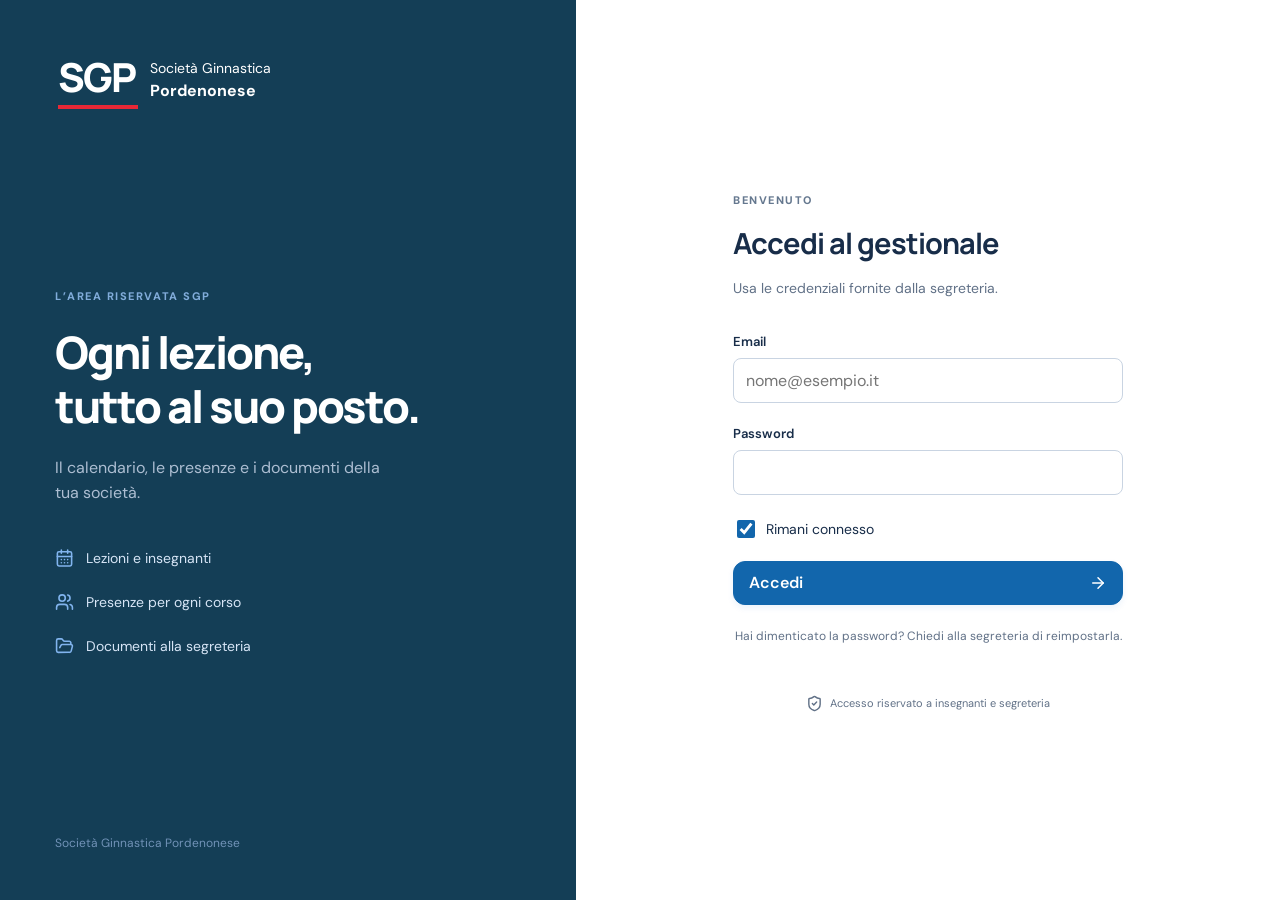
<file: index.html>
<!doctype html><html lang="it"><head><meta charset="UTF-8"/><meta name="viewport" content="width=device-width, initial-scale=1, viewport-fit=cover"/><meta name="theme-color" content="#0066cc"/><meta name="apple-mobile-web-app-capable" content="yes"/><meta name="apple-mobile-web-app-status-bar-style" content="default"/><meta name="description" content="Area riservata della Società Ginnastica Pordenonese. Calendario, presenze e documenti."/><link rel="icon" href="./icon-192.png?v=3" type="image/png"/><link rel="apple-touch-icon" href="./icon-192.png?v=3"/><link rel="manifest" href="./manifest.webmanifest?v=3"/><title>SGP · Area riservata</title>  <script type="module" crossorigin src="./app-sPSTwcNZ.js"></script>
  <link rel="stylesheet" crossorigin href="./index-BfoiuP5i.css">
</head><body><div id="root"></div><script src="./config.js"></script></body></html>
</file>
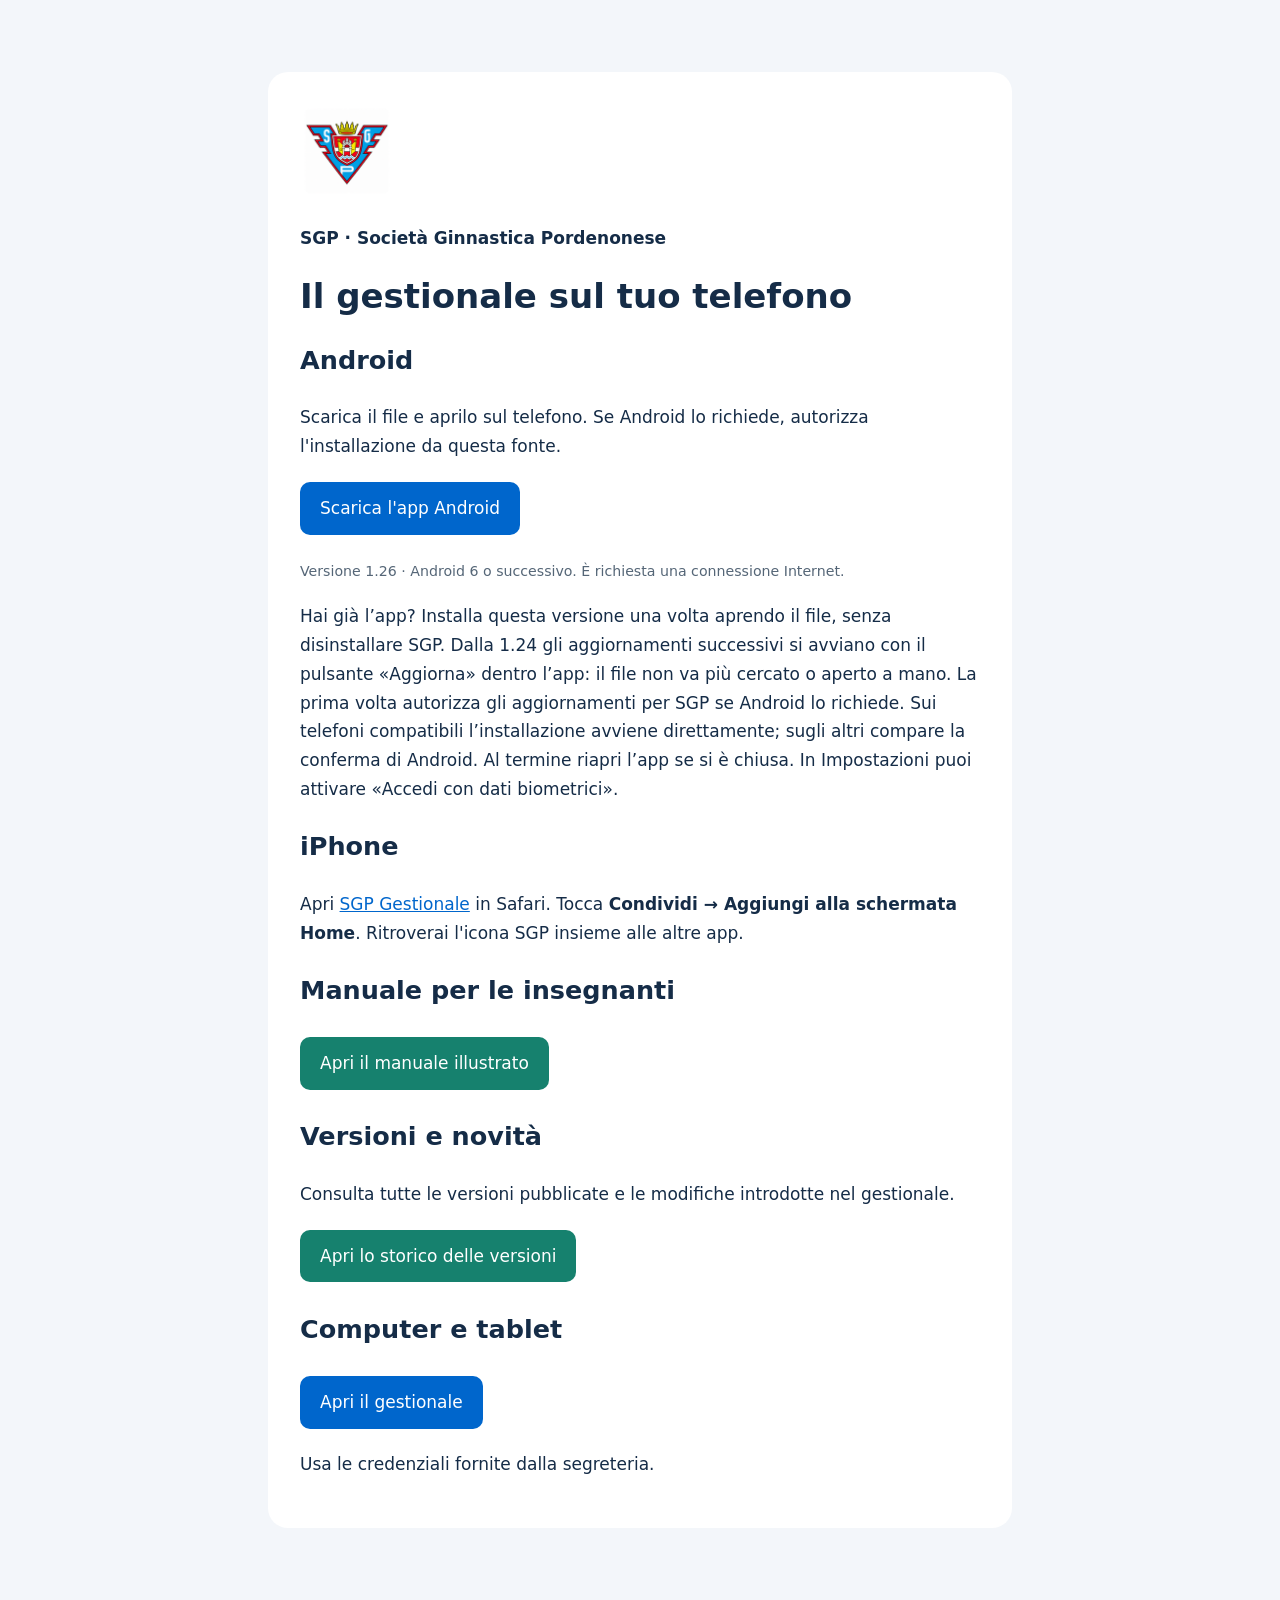
<file: installa.html>
<!doctype html><html lang="it"><meta charset="utf-8"><meta name="viewport" content="width=device-width,initial-scale=1"><title>Installa SGP Gestionale</title><style>body{font:17px/1.7 system-ui,sans-serif;color:#152c47;background:#f3f6fa;margin:0}main{max-width:680px;margin:8vh auto;padding:32px;background:white;border-radius:20px}.logo{width:94px;height:94px;border-radius:22px;object-fit:contain;background:white}h1{line-height:1.19}a{color:#0066cc}.button{display:inline-block;padding:12px 20px;border-radius:10px;background:#0066cc;color:white;text-decoration:none;margin:4px 5px 4px 0}.secondary{background:#16816e}small{color:#567}</style><main><img class="logo" src="./icon-192.png?v=3" alt="Logo SGP"><p><b>SGP · Società Ginnastica Pordenonese</b></p><h1>Il gestionale sul tuo telefono</h1><h2>Android</h2><p>Scarica il file e aprilo sul telefono. Se Android lo richiede, autorizza l'installazione da questa fonte.</p><a class="button" href="./SGP-Gestionale-Android-1.26.apk" download>Scarica l'app Android</a><p><small>Versione 1.26 · Android 6 o successivo. È richiesta una connessione Internet.</small></p><p>Hai già l’app? Installa questa versione una volta aprendo il file, senza disinstallare SGP. Dalla 1.24 gli aggiornamenti successivi si avviano con il pulsante «Aggiorna» dentro l’app: il file non va più cercato o aperto a mano. La prima volta autorizza gli aggiornamenti per SGP se Android lo richiede. Sui telefoni compatibili l’installazione avviene direttamente; sugli altri compare la conferma di Android. Al termine riapri l’app se si è chiusa. In Impostazioni puoi attivare «Accedi con dati biometrici».</p><h2>iPhone</h2><p>Apri <a href="./">SGP Gestionale</a> in Safari. Tocca <b>Condividi → Aggiungi alla schermata Home</b>. Ritroverai l'icona SGP insieme alle altre app.</p><h2>Manuale per le insegnanti</h2><p><a class="button secondary" href="./Manuale-insegnanti-SGP.pdf">Apri il manuale illustrato</a></p><h2>Versioni e novità</h2><p>Consulta tutte le versioni pubblicate e le modifiche introdotte nel gestionale.</p><p><a class="button secondary" href="./versioni.html">Apri lo storico delle versioni</a></p><h2>Computer e tablet</h2><p><a class="button" href="./">Apri il gestionale</a></p><p>Usa le credenziali fornite dalla segreteria.</p></main></html>
</file>
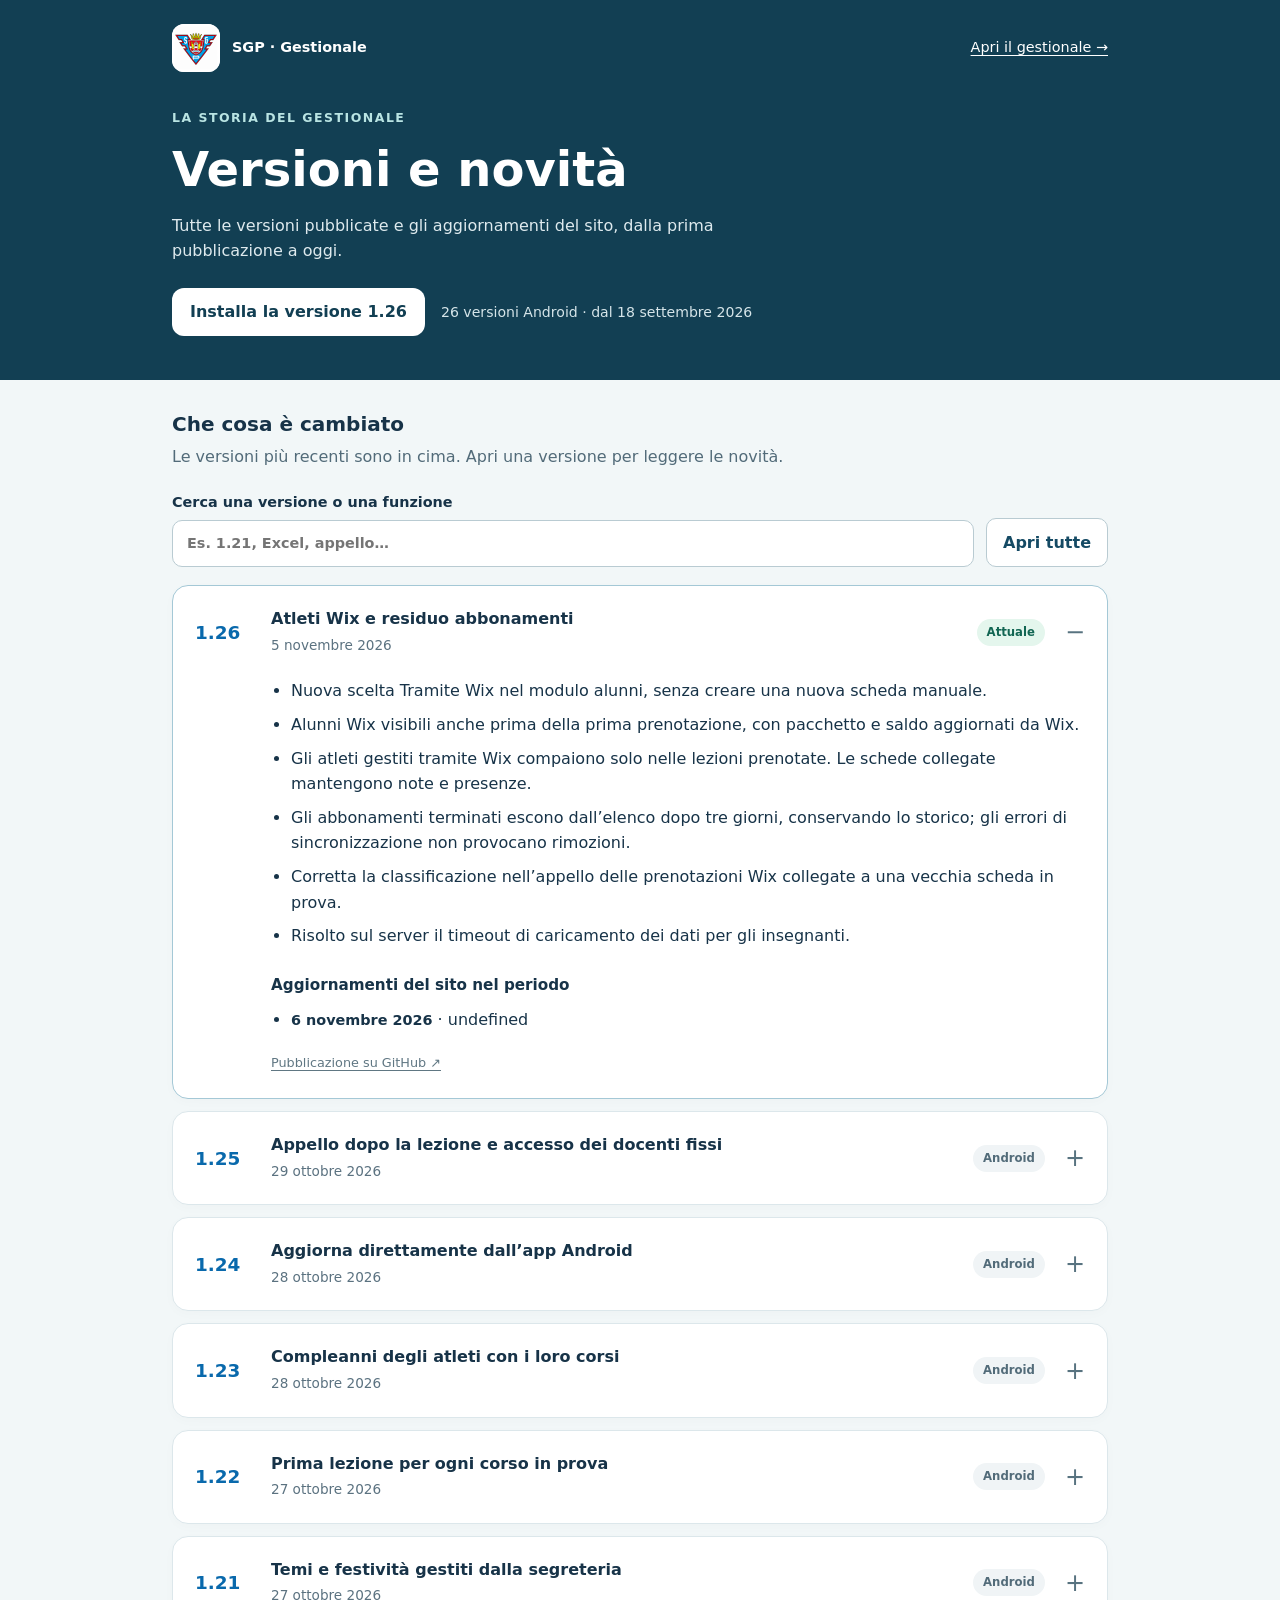
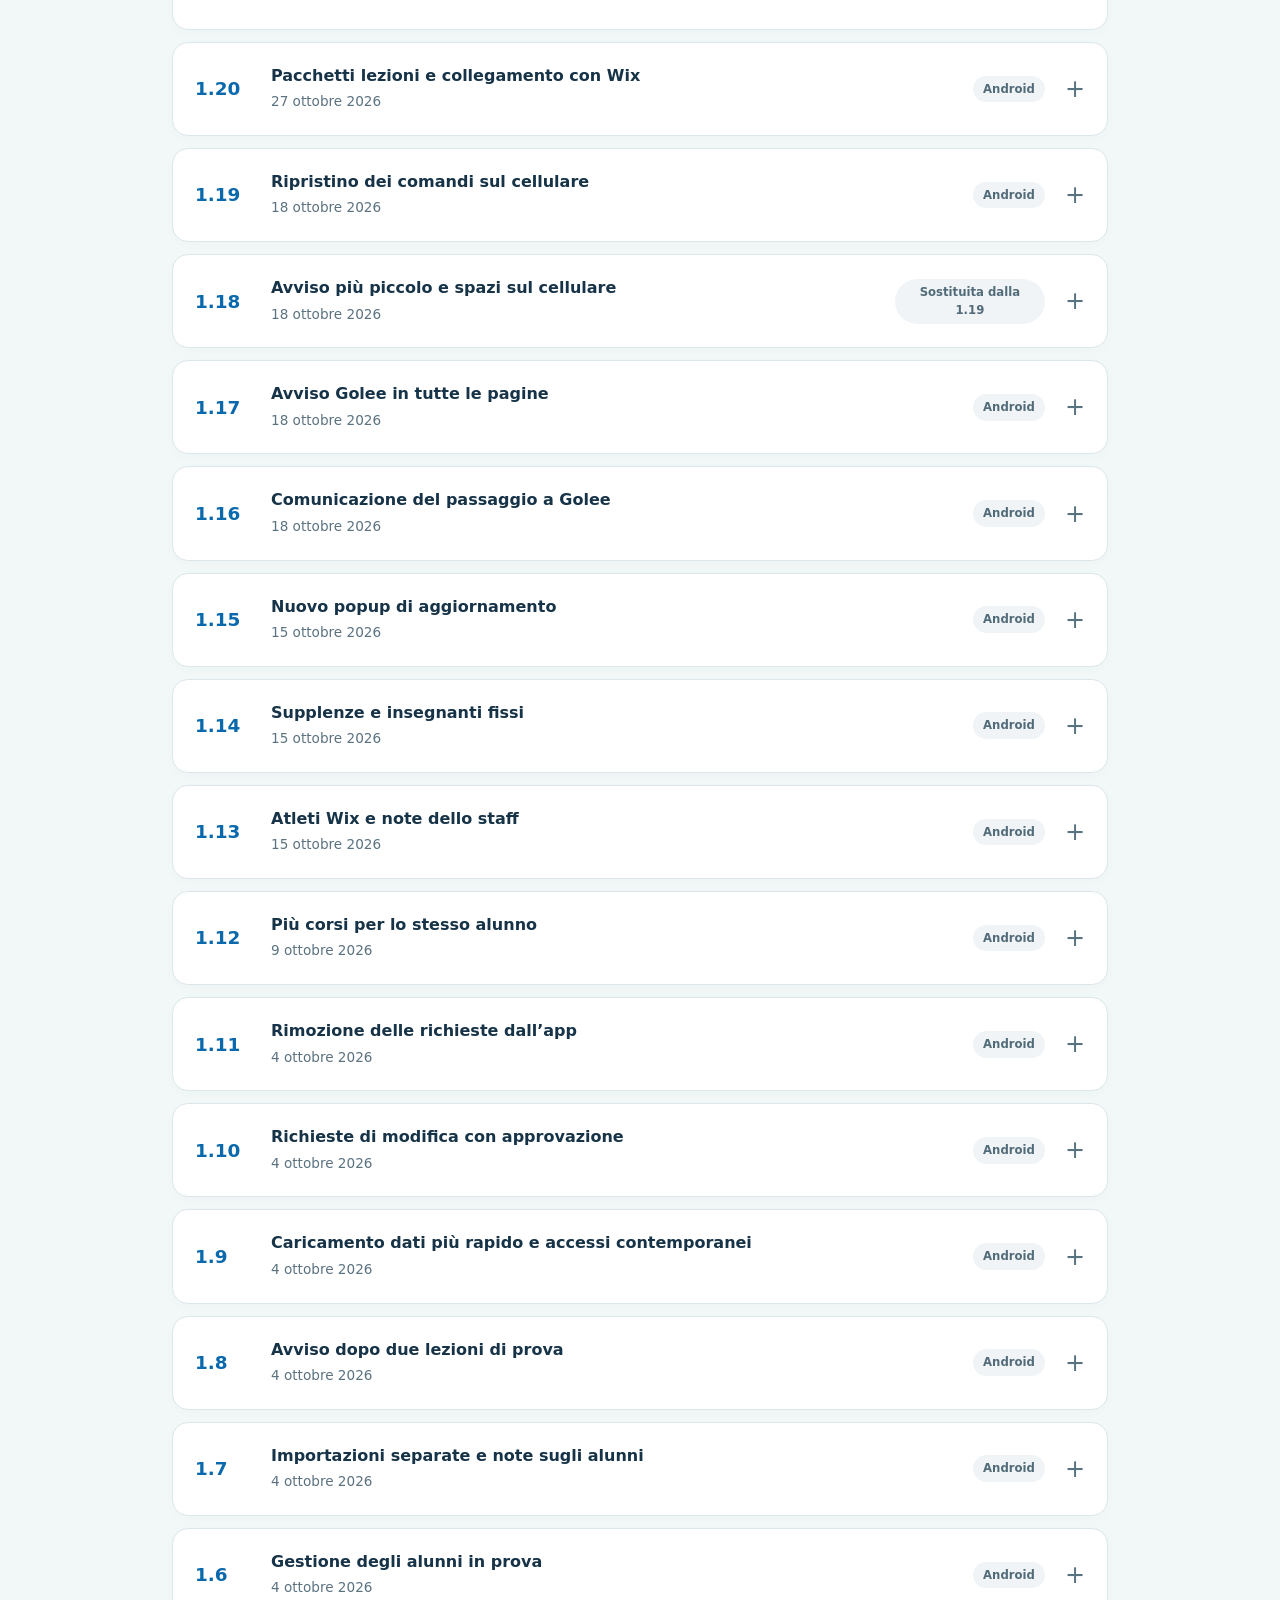
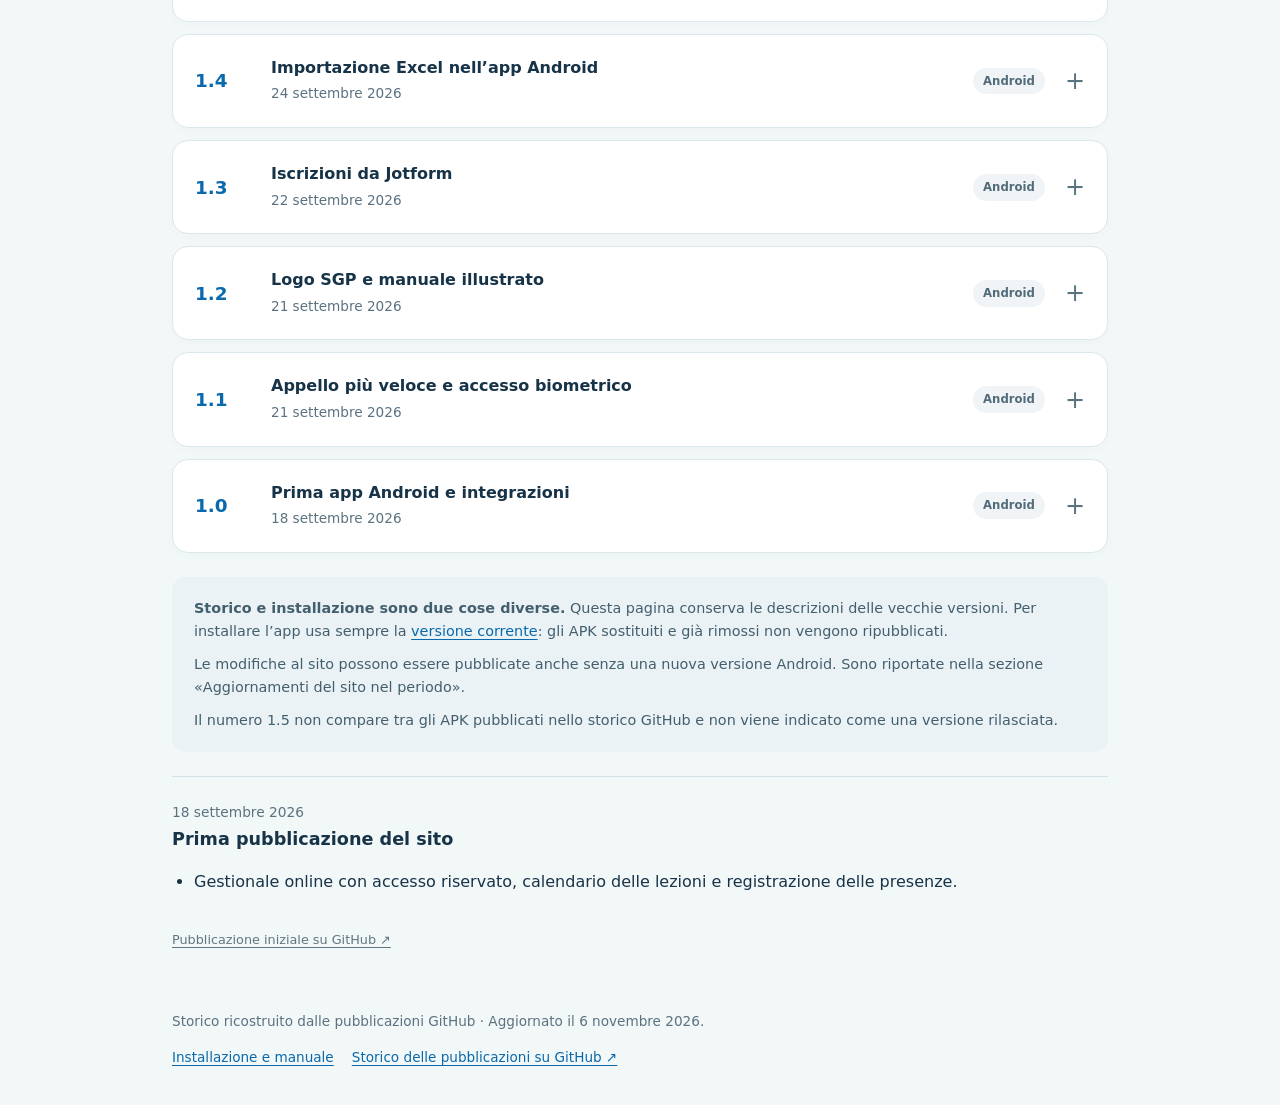
<file: versioni.html>
<!doctype html>
<html lang="it"><head><meta charset="utf-8"><meta name="viewport" content="width=device-width,initial-scale=1"><meta name="theme-color" content="#123f53"><meta name="description" content="Tutte le versioni pubblicate di SGP Gestionale e lo storico delle modifiche."><title>Storico versioni · SGP Gestionale</title><link rel="icon" href="./icon-192.png?v=3"><style>
:root{font-family:system-ui,sans-serif;color:#173348;background:#f2f7f8;font-synthesis:none;line-height:1.6}*{box-sizing:border-box}body{margin:0}a{color:#0969ac;text-underline-offset:3px}header{background:#123f53;color:white}nav,.hero,main,footer{max-width:1000px;margin:auto;padding:24px 32px}nav{display:flex;align-items:center;justify-content:space-between;gap:16px;padding-bottom:0}nav a{color:inherit;font-size:.9rem}.brand{display:flex;align-items:center;gap:12px;text-decoration:none;font-weight:750}.brand img{width:48px;height:48px;background:white;border-radius:12px;object-fit:contain}.hero{padding-top:32px;padding-bottom:44px}.eyebrow{font-size:.78rem;letter-spacing:.12em;text-transform:uppercase;color:#b9e4e3;font-weight:700}h1{font-size:clamp(2rem,5vw,3rem);line-height:1.15;margin:12px 0 16px}.hero p{max-width:650px;margin:0;color:#deeaee}.hero-actions{display:flex;align-items:center;gap:16px;flex-wrap:wrap;margin-top:24px}.button{display:inline-block;border-radius:12px;background:#fff;color:#123f53;padding:11px 18px;text-decoration:none;font-weight:700}.hero-actions span{font-size:.88rem;color:#d6e5e9}main{padding-top:28px}.intro{display:flex;justify-content:space-between;gap:20px;align-items:center;margin-bottom:22px}.intro p{margin:0;color:#526b79}h2{font-size:1.25rem;margin:0 0 4px}.tools{display:none;gap:12px;align-items:end;margin-bottom:18px}.js .tools{display:flex}label{flex:1;font-size:.9rem;font-weight:650}input{display:block;width:100%;font:inherit;border:1px solid #b9cbd2;border-radius:10px;background:white;color:#173348;padding:11px 14px;margin-top:6px}input:focus{outline:3px solid #c2e4f4;outline-offset:1px}button{font:inherit;cursor:pointer;background:white;color:#154a64;border:1px solid #b9cbd2;border-radius:10px;padding:11px 16px;font-weight:600}button:hover{background:#eaf3f7}button:focus-visible,a:focus-visible,summary:focus-visible{outline:3px solid #328ac1;outline-offset:4px}.release{background:white;border:1px solid #dce7eb;border-radius:16px;margin-bottom:12px;overflow:clip;box-shadow:0 3px 12px #17334805}.release[open]{border-color:#a4c8d6}summary{display:flex;align-items:center;gap:18px;padding:22px;cursor:pointer;list-style:none}summary::-webkit-details-marker{display:none}summary:after{content:'+';font-size:1.5rem;color:#587380;line-height:1;margin-left:2px}.release[open]>summary:after{content:'−'}.version{font-weight:800;font-size:1.15rem;min-width:58px;color:#0969ac}.release-heading{flex:1}.release-title{display:block;font-weight:700;line-height:1.4}.release-heading time{display:block;color:#5b7280;font-size:.85rem;margin-top:4px}.tag{font-size:.73rem;font-weight:700;color:#526b79;background:#f0f4f6;border-radius:99px;padding:4px 10px;max-width:150px;text-align:center}.current{color:#126653;background:#e4f6ed}.release-body{padding:0 24px 24px 98px}.release-body ul{margin:0;padding-left:20px}.release-body li+li{margin-top:8px}.release-body h3{font-size:.95rem;margin:24px 0 10px}.release-body li time{font-size:.9rem;font-weight:650}.source{display:inline-block;margin-top:20px;font-size:.8rem;color:#607783}.note{background:#eaf2f5;border-radius:14px;padding:20px 22px;margin:24px 0;color:#435f6e;font-size:.9rem}.note p{margin:0}.note p+p{margin-top:10px}.first{border-top:1px solid #d3e1e7;padding:22px 0}.first h2{margin:0;font-size:1.1rem}.first time{font-size:.86rem;color:#5b7280}.first ul{padding-left:22px}footer{font-size:.85rem;color:#5b7280;padding-top:0;padding-bottom:36px}footer a{margin-right:18px}#empty{padding:24px;text-align:center;color:#526b79}[hidden]{display:none!important}@media(max-width:600px){nav,.hero,main,footer{padding-left:18px;padding-right:18px}nav{align-items:start}.brand{font-size:.86rem;gap:8px}.brand img{width:40px;height:40px}nav>a{max-width:100px;text-align:right;line-height:1.4}.hero{padding-top:28px;padding-bottom:30px}.tools{flex-wrap:wrap}.tools label{flex-basis:100%}.tools button{font-size:.85rem;padding:9px 12px}.intro{display:block}.intro p{font-size:.9rem}summary{gap:10px;padding:17px 14px;align-items:start}.version{min-width:44px;font-size:1rem}.release-title{font-size:.93rem}.tag{max-width:85px;font-size:.65rem;padding:3px 7px}.release-body{padding:0 18px 22px 22px;font-size:.95rem}.release-heading time{font-size:.77rem}.note{padding:16px}.hero-actions{gap:12px}}
</style></head><body><header><nav aria-label="Collegamenti principali"><a class="brand" href="./installa.html"><img src="./icon-192.png?v=3" alt="Logo SGP"><span>SGP · Gestionale</span></a><a href="./">Apri il gestionale →</a></nav><div class="hero"><span class="eyebrow">La storia del gestionale</span><h1>Versioni e novità</h1><p>Tutte le versioni pubblicate e gli aggiornamenti del sito, dalla prima pubblicazione a oggi.</p><div class="hero-actions"><a class="button" href="./installa.html">Installa la versione 1.26</a><span>26 versioni Android · dal 18 settembre 2026</span></div></div></header>
<main><div class="intro"><div><h2>Che cosa è cambiato</h2><p>Le versioni più recenti sono in cima. Apri una versione per leggere le novità.</p></div></div><div class="tools"><label for="search">Cerca una versione o una funzione<input type="search" id="search" placeholder="Es. 1.21, Excel, appello…" autocomplete="off"></label><button type="button" id="expand" aria-expanded="false">Apri tutte</button></div><p id="results" role="status" aria-live="polite" hidden></p><div id="releases"><details class="release" id="v1-26" open data-release>
<summary><span class="version">1.26</span><span class="release-heading"><span class="release-title">Atleti Wix e residuo abbonamenti</span><time datetime="2026-11-05">5 novembre 2026</time></span><span class="tag current">Attuale</span></summary>
<div class="release-body"><ul><li>Nuova scelta Tramite Wix nel modulo alunni, senza creare una nuova scheda manuale.</li><li>Alunni Wix visibili anche prima della prima prenotazione, con pacchetto e saldo aggiornati da Wix.</li><li>Gli atleti gestiti tramite Wix compaiono solo nelle lezioni prenotate. Le schede collegate mantengono note e presenze.</li><li>Gli abbonamenti terminati escono dall’elenco dopo tre giorni, conservando lo storico; gli errori di sincronizzazione non provocano rimozioni.</li><li>Corretta la classificazione nell’appello delle prenotazioni Wix collegate a una vecchia scheda in prova.</li><li>Risolto sul server il timeout di caricamento dei dati per gli insegnanti.</li></ul><h3>Aggiornamenti del sito nel periodo</h3><ul><li><time datetime="2026-11-06">6 novembre 2026</time> · undefined</li></ul><a class="source" href="https://github.com/SDSFILM1/sgp-gestionale/commit/null" target="_blank" rel="noopener noreferrer">Pubblicazione su GitHub ↗</a></div></details>
<details class="release" id="v1-25"  data-release>
<summary><span class="version">1.25</span><span class="release-heading"><span class="release-title">Appello dopo la lezione e accesso dei docenti fissi</span><time datetime="2026-10-29">29 ottobre 2026</time></span><span class="tag ">Android</span></summary>
<div class="release-body"><ul><li>Le supplenze possono essere attivate anche dopo la fine della lezione, fino a mezzanotte della stessa giornata secondo il fuso di Roma. Per i giorni precedenti serve la segreteria.</li><li>Il pulsante Apri appello come supplente rende esplicito che la registrazione apre subito le presenze e avvisa la segreteria. La supplenza resta limitata alla singola lezione.</li><li>Gli insegnanti fissi possono aprire anche le lezioni di oggi e future già esistenti del proprio corso, senza riscrivere gli insegnanti storici o le presenze già registrate.</li><li>Conservati controlli su lezioni annullate, account non attivi, altri corsi e salvataggi contemporanei. Include il sistema di aggiornamento diretto introdotto nella 1.24.</li></ul><a class="source" href="https://github.com/SDSFILM1/sgp-gestionale/commit/f18455b4f46e4a8fd50f78a80a84f47e3ab5c383" target="_blank" rel="noopener noreferrer">Pubblicazione su GitHub ↗</a></div></details>
<details class="release" id="v1-24"  data-release>
<summary><span class="version">1.24</span><span class="release-heading"><span class="release-title">Aggiorna direttamente dall’app Android</span><time datetime="2026-10-28">28 ottobre 2026</time></span><span class="tag ">Android</span></summary>
<div class="release-body"><ul><li>Dalla versione 1.24 il pulsante Aggiorna scarica il file, ne verifica l’autenticità e avvia l’installazione senza aprire manualmente l’APK.</li><li>Su Android 12 o successivo viene richiesto l’aggiornamento senza ulteriori conferme, quando consentito dal telefono. Se il sistema richiede una conferma, viene aperta direttamente.</li><li>Solo la prima volta può servire l’autorizzazione ad aggiornarsi per SGP. Sono mostrati avanzamento, problemi di rete, annullamenti e possibilità di riprovare.</li><li>Installazione limitata agli aggiornamenti SGP con stessa firma, versione superiore e file verificato. Per introdurre questa funzione occorre installare manualmente una volta la 1.24 sopra l’app esistente.</li><li>Include il promemoria dei compleanni con tutti i corsi attivi degli atleti, già preparato nella versione 1.23. Avviso di aggiornamento unico per evitare popup doppi.</li></ul><a class="source" href="https://github.com/SDSFILM1/sgp-gestionale/commit/4eb0ee86efd06503ec8359e12d03371dd64eaafa" target="_blank" rel="noopener noreferrer">Pubblicazione su GitHub ↗</a></div></details>
<details class="release" id="v1-23"  data-release>
<summary><span class="version">1.23</span><span class="release-heading"><span class="release-title">Compleanni degli atleti con i loro corsi</span><time datetime="2026-10-28">28 ottobre 2026</time></span><span class="tag ">Android</span></summary>
<div class="release-body"><ul><li>Alla segreteria compare un popup con i compleanni del giorno degli atleti iscritti e in prova, usando le date di nascita già presenti.</li><li>Sotto ogni nome sono indicati tutti i corsi fissi attivi, anche quando un atleta frequenta più corsi.</li><li>Dopo la chiusura il popup non si ripete nella stessa giornata sullo stesso dispositivo; il promemoria resta riapribile da ogni pagina.</li><li>La data segue il fuso Europe/Rome; atleti rimossi e nascite mancanti sono esclusi. Nessuna richiesta aggiuntiva al database.</li></ul><a class="source" href="https://github.com/SDSFILM1/sgp-gestionale/commit/66cb6e526a7655863c6ebf8b93f65322b8c9b16d" target="_blank" rel="noopener noreferrer">Pubblicazione su GitHub ↗</a></div></details>
<details class="release" id="v1-22"  data-release>
<summary><span class="version">1.22</span><span class="release-heading"><span class="release-title">Prima lezione per ogni corso in prova</span><time datetime="2026-10-27">27 ottobre 2026</time></span><span class="tag ">Android</span></summary>
<div class="release-body"><ul><li>Quando aggiungi un atleta in prova, per ogni corso selezionato viene richiesta la data della prima lezione.</li><li>Ogni corso parte dalla propria data: l’atleta compare negli appelli da quel giorno, anche per lezioni create successivamente.</li><li>La lista Ragazzi in prova mostra anche i corsi programmati e le relative date; riaprendo la scheda le scelte future restano conservate.</li><li>Presenze registrate e storico conservati. Le versioni precedenti non possono cancellare per errore le prove già programmate.</li></ul><h3>Aggiornamenti del sito nel periodo</h3><ul><li><time datetime="2026-10-27">27 ottobre 2026</time> · Halloween attivato dal 27 al 31 ottobre 2026, poi riprende il calendario automatico.</li></ul><a class="source" href="https://github.com/SDSFILM1/sgp-gestionale/commit/bee9c1472691139b0c0392243ece905e048a2149" target="_blank" rel="noopener noreferrer">Pubblicazione su GitHub ↗</a></div></details>
<details class="release" id="v1-21"  data-release>
<summary><span class="version">1.21</span><span class="release-heading"><span class="release-title">Temi e festività gestiti dalla segreteria</span><time datetime="2026-10-27">27 ottobre 2026</time></span><span class="tag ">Android</span></summary>
<div class="release-body"><ul><li>Tema normale all’avvio. Halloween e Natale si attivano da Impostazioni → Temi e festività, solo per la segreteria da PC.</li><li>Cambio del tema per sito e app senza installare ogni volta un aggiornamento; data facoltativa per tornare al tema normale.</li><li>Incluse le icone Android normale, Halloween e Natale, con cambio alla riapertura dell’app.</li></ul><h3>Aggiornamenti del sito nel periodo</h3><ul><li><time datetime="2026-10-27">27 ottobre 2026</time> · Aggiunta al sito la pagina con lo storico delle versioni e il collegamento dalla pagina di installazione.</li><li><time datetime="2026-10-27">27 ottobre 2026</time> · Calendario automatico delle festività con 15 temi, periodi di massimo 7 giorni, Pasqua e Carnevale ricalcolati ogni anno. Gestione manuale sempre disponibile alla segreteria da PC. Lo storico resta solo sul sito; nessun nuovo APK.</li></ul><a class="source" href="https://github.com/SDSFILM1/sgp-gestionale/commit/76adeed" target="_blank" rel="noopener noreferrer">Pubblicazione su GitHub ↗</a></div></details>
<details class="release" id="v1-20"  data-release>
<summary><span class="version">1.20</span><span class="release-heading"><span class="release-title">Pacchetti lezioni e collegamento con Wix</span><time datetime="2026-10-27">27 ottobre 2026</time></span><span class="tag ">Android</span></summary>
<div class="release-body"><ul><li>Gestione dei pacchetti lezioni: atleta visibile negli appelli delle lezioni prenotate e riepilogo di presenze, prenotazioni e totale del pacchetto.</li><li>Collegamento tra schede Wix e schede del gestionale per evitare di mostrare due volte la stessa identità.</li><li>Correzioni alla gestione degli iscritti a più corsi e agli orari con il fuso Europe/Rome.</li></ul><a class="source" href="https://github.com/SDSFILM1/sgp-gestionale/commit/2f0a659" target="_blank" rel="noopener noreferrer">Pubblicazione su GitHub ↗</a></div></details>
<details class="release" id="v1-19"  data-release>
<summary><span class="version">1.19</span><span class="release-heading"><span class="release-title">Ripristino dei comandi sul cellulare</span><time datetime="2026-10-18">18 ottobre 2026</time></span><span class="tag ">Android</span></summary>
<div class="release-body"><ul><li>Ripristinata la disposizione dei comandi della versione 1.17 dopo i problemi riscontrati con la 1.18.</li><li>Mantenuto l’avviso arancione compatto sul passaggio a Golee, senza popup.</li></ul><h3>Aggiornamenti del sito nel periodo</h3><ul><li><time datetime="2026-10-22">22 ottobre 2026</time> · Rimossi i vecchi APK sostituiti e aggiornati i collegamenti della guida alla pagina di installazione corrente.</li></ul><a class="source" href="https://github.com/SDSFILM1/sgp-gestionale/commit/a8aaf1f" target="_blank" rel="noopener noreferrer">Pubblicazione su GitHub ↗</a></div></details>
<details class="release" id="v1-18"  data-release>
<summary><span class="version">1.18</span><span class="release-heading"><span class="release-title">Avviso più piccolo e spazi sul cellulare</span><time datetime="2026-10-18">18 ottobre 2026</time></span><span class="tag ">Sostituita dalla 1.19</span></summary>
<div class="release-body"><ul><li>Ridotto l’avviso Golee nella versione per smartphone e rimosso il popup.</li><li>Modificati gli spazi dei comandi rispetto ai bordi del telefono. La modifica è stata poi annullata nella 1.19 per ripristinare il funzionamento dei tasti.</li></ul><a class="source" href="https://github.com/SDSFILM1/sgp-gestionale/commit/a5698c9" target="_blank" rel="noopener noreferrer">Pubblicazione su GitHub ↗</a></div></details>
<details class="release" id="v1-17"  data-release>
<summary><span class="version">1.17</span><span class="release-heading"><span class="release-title">Avviso Golee in tutte le pagine</span><time datetime="2026-10-18">18 ottobre 2026</time></span><span class="tag ">Android</span></summary>
<div class="release-body"><ul><li>Spostato l’avviso del futuro passaggio a Golee sopra i contenuti.</li><li>Avviso visibile in tutte le pagine, mantenendo utilizzabile il gestionale.</li></ul><a class="source" href="https://github.com/SDSFILM1/sgp-gestionale/commit/994a91d" target="_blank" rel="noopener noreferrer">Pubblicazione su GitHub ↗</a></div></details>
<details class="release" id="v1-16"  data-release>
<summary><span class="version">1.16</span><span class="release-heading"><span class="release-title">Comunicazione del passaggio a Golee</span><time datetime="2026-10-18">18 ottobre 2026</time></span><span class="tag ">Android</span></summary>
<div class="release-body"><ul><li>Aggiunti nella home l’avviso arancione e la notifica sul futuro passaggio a Golee.</li><li>Le funzioni del gestionale restano disponibili durante il passaggio.</li></ul><a class="source" href="https://github.com/SDSFILM1/sgp-gestionale/commit/50e9222" target="_blank" rel="noopener noreferrer">Pubblicazione su GitHub ↗</a></div></details>
<details class="release" id="v1-15"  data-release>
<summary><span class="version">1.15</span><span class="release-heading"><span class="release-title">Nuovo popup di aggiornamento</span><time datetime="2026-10-15">15 ottobre 2026</time></span><span class="tag ">Android</span></summary>
<div class="release-body"><ul><li>Migliorata la finestra che propone l’aggiornamento Android, con un popup più evidente e curato.</li></ul><a class="source" href="https://github.com/SDSFILM1/sgp-gestionale/commit/712d319" target="_blank" rel="noopener noreferrer">Pubblicazione su GitHub ↗</a></div></details>
<details class="release" id="v1-14"  data-release>
<summary><span class="version">1.14</span><span class="release-heading"><span class="release-title">Supplenze e insegnanti fissi</span><time datetime="2026-10-15">15 ottobre 2026</time></span><span class="tag ">Android</span></summary>
<div class="release-body"><ul><li>Gestione degli insegnanti fissi associati ai corsi da parte della segreteria.</li><li>Pagina Corsi non miei con possibilità di segnarsi come supplente straordinario e accedere subito all’appello; segnalazione alla segreteria.</li><li>Indicazione degli autori della compilazione in fondo agli appelli.</li><li>Aggiornato il manuale per le insegnanti con le nuove funzioni.</li></ul><a class="source" href="https://github.com/SDSFILM1/sgp-gestionale/commit/e8595ab" target="_blank" rel="noopener noreferrer">Pubblicazione su GitHub ↗</a></div></details>
<details class="release" id="v1-13"  data-release>
<summary><span class="version">1.13</span><span class="release-heading"><span class="release-title">Atleti Wix e note dello staff</span><time datetime="2026-10-15">15 ottobre 2026</time></span><span class="tag ">Android</span></summary>
<div class="release-body"><ul><li>Sezione dedicata agli atleti provenienti da Wix, anche se non inseriti manualmente nel gestionale.</li><li>Note dello staff anche sulle schede Wix e avvisi prima della scomparsa dalla sezione.</li><li>Visibilità mantenuta fino a 30 giorni dopo la scadenza dell’abbonamento, oppure fino a 40 giorni senza prenotazioni.</li></ul><a class="source" href="https://github.com/SDSFILM1/sgp-gestionale/commit/9f943d2" target="_blank" rel="noopener noreferrer">Pubblicazione su GitHub ↗</a></div></details>
<details class="release" id="v1-12"  data-release>
<summary><span class="version">1.12</span><span class="release-heading"><span class="release-title">Più corsi per lo stesso alunno</span><time datetime="2026-10-09">9 ottobre 2026</time></span><span class="tag ">Android</span></summary>
<div class="release-body"><ul><li>Scelta di uno o più corsi già durante la creazione di un alunno.</li><li>Possibilità di modificare le associazioni o aggiungere corsi successivamente, sia per gli iscritti fissi sia per gli alunni in prova.</li></ul><a class="source" href="https://github.com/SDSFILM1/sgp-gestionale/commit/db769c5" target="_blank" rel="noopener noreferrer">Pubblicazione su GitHub ↗</a></div></details>
<details class="release" id="v1-11"  data-release>
<summary><span class="version">1.11</span><span class="release-heading"><span class="release-title">Rimozione delle richieste dall’app</span><time datetime="2026-10-04">4 ottobre 2026</time></span><span class="tag ">Android</span></summary>
<div class="release-body"><ul><li>Rimossa dall’app la sezione Richieste app introdotta nella 1.10, su richiesta del responsabile.</li></ul><a class="source" href="https://github.com/SDSFILM1/sgp-gestionale/commit/2a3f3a3" target="_blank" rel="noopener noreferrer">Pubblicazione su GitHub ↗</a></div></details>
<details class="release" id="v1-10"  data-release>
<summary><span class="version">1.10</span><span class="release-heading"><span class="release-title">Richieste di modifica con approvazione</span><time datetime="2026-10-04">4 ottobre 2026</time></span><span class="tag ">Android</span></summary>
<div class="release-body"><ul><li>Aggiunta una sezione per richiedere modifiche al gestionale con approvazione del responsabile.</li><li>La sezione è stata successivamente rimossa nella versione 1.11.</li></ul><a class="source" href="https://github.com/SDSFILM1/sgp-gestionale/commit/b88ab2f" target="_blank" rel="noopener noreferrer">Pubblicazione su GitHub ↗</a></div></details>
<details class="release" id="v1-9"  data-release>
<summary><span class="version">1.9</span><span class="release-heading"><span class="release-title">Caricamento dati più rapido e accessi contemporanei</span><time datetime="2026-10-04">4 ottobre 2026</time></span><span class="tag ">Android</span></summary>
<div class="release-body"><ul><li>Caricamento unico dei dati e aggiornamenti più leggeri.</li><li>Migliorata la gestione di più dispositivi collegati contemporaneamente con lo stesso account.</li></ul><h3>Aggiornamenti del sito nel periodo</h3><ul><li><time datetime="2026-10-04">4 ottobre 2026</time> · Evitate letture duplicate e reso più affidabile l’aggiornamento dei dati dopo le importazioni.</li></ul><a class="source" href="https://github.com/SDSFILM1/sgp-gestionale/commit/301d670" target="_blank" rel="noopener noreferrer">Pubblicazione su GitHub ↗</a></div></details>
<details class="release" id="v1-8"  data-release>
<summary><span class="version">1.8</span><span class="release-heading"><span class="release-title">Avviso dopo due lezioni di prova</span><time datetime="2026-10-04">4 ottobre 2026</time></span><span class="tag ">Android</span></summary>
<div class="release-body"><ul><li>Due lezioni gratuite di prova per corso, conteggiate solo quando l’alunno viene segnato presente.</li><li>Avviso negli elenchi e nell’appello quando le prove gratuite sono esaurite.</li></ul><a class="source" href="https://github.com/SDSFILM1/sgp-gestionale/commit/ffe35c5" target="_blank" rel="noopener noreferrer">Pubblicazione su GitHub ↗</a></div></details>
<details class="release" id="v1-7"  data-release>
<summary><span class="version">1.7</span><span class="release-heading"><span class="release-title">Importazioni separate e note sugli alunni</span><time datetime="2026-10-04">4 ottobre 2026</time></span><span class="tag ">Android</span></summary>
<div class="release-body"><ul><li>Pulsanti di importazione Excel separati nelle pagine degli iscritti e degli alunni in prova.</li><li>Rimossa la possibilità di ripristino degli alunni rimossi; gestione degli alunni in prova riservata alla segreteria.</li><li>Note sugli alunni visibili allo staff autorizzato e nell’appello.</li><li>Separazione delle due classi di Cross Training e aggiornamento delle assegnazioni degli insegnanti.</li></ul><a class="source" href="https://github.com/SDSFILM1/sgp-gestionale/commit/2ed8f5c" target="_blank" rel="noopener noreferrer">Pubblicazione su GitHub ↗</a></div></details>
<details class="release" id="v1-6"  data-release>
<summary><span class="version">1.6</span><span class="release-heading"><span class="release-title">Gestione degli alunni in prova</span><time datetime="2026-10-04">4 ottobre 2026</time></span><span class="tag ">Android</span></summary>
<div class="release-body"><ul><li>Pagina separata per gli alunni in prova, con conversione in iscritti fissi o rimozione.</li><li>Alunni in prova presenti nell’appello in una sezione distinta e conteggio delle prove basato sulle presenze.</li><li>Introdotta la rimozione degli alunni. In questa versione era disponibile il ripristino, poi rimosso nella 1.7.</li></ul><a class="source" href="https://github.com/SDSFILM1/sgp-gestionale/commit/64675bc" target="_blank" rel="noopener noreferrer">Pubblicazione su GitHub ↗</a></div></details>
<details class="release" id="v1-4"  data-release>
<summary><span class="version">1.4</span><span class="release-heading"><span class="release-title">Importazione Excel nell’app Android</span><time datetime="2026-09-24">24 settembre 2026</time></span><span class="tag ">Android</span></summary>
<div class="release-body"><ul><li>Importazione di più alunni da Excel, con colonne Nome, Cognome, Data di nascita e Corso.</li><li>Possibilità di non aggiungere al database una nuova iscrizione ricevuta da Jotform.</li></ul><h3>Aggiornamenti del sito nel periodo</h3><ul><li><time datetime="2026-09-24">24 settembre 2026</time> · Aggiornato il manuale di accesso e consentito agli insegnanti di aggiungere singoli atleti fissi al proprio corso.</li><li><time datetime="2026-09-27">27 settembre 2026</time> · Introdotti e poi corretti i controlli sui duplicati da Jotform ed Excel; correzioni alla lettura delle date Excel e alla cache dell’app.</li><li><time datetime="2026-09-28">28 settembre 2026</time> · Appello con tutti gli alunni inizialmente assenti, da segnare presenti a mano.</li></ul><a class="source" href="https://github.com/SDSFILM1/sgp-gestionale/commit/1558d19" target="_blank" rel="noopener noreferrer">Pubblicazione su GitHub ↗</a></div></details>
<details class="release" id="v1-3"  data-release>
<summary><span class="version">1.3</span><span class="release-heading"><span class="release-title">Iscrizioni da Jotform</span><time datetime="2026-09-22">22 settembre 2026</time></span><span class="tag ">Android</span></summary>
<div class="release-body"><ul><li>Collegamento delle nuove iscrizioni Jotform al gestionale.</li><li>Popup e promemoria per associare i nuovi iscritti ai corsi dalla segreteria.</li><li>Nel modulo minorenni viene utilizzata l’identità dell’atleta.</li></ul><h3>Aggiornamenti del sito nel periodo</h3><ul><li><time datetime="2026-09-22">22 settembre 2026</time> · Corretta la scelta dei corsi durante la gestione delle nuove iscrizioni.</li></ul><a class="source" href="https://github.com/SDSFILM1/sgp-gestionale/commit/f9b8b8d" target="_blank" rel="noopener noreferrer">Pubblicazione su GitHub ↗</a></div></details>
<details class="release" id="v1-2"  data-release>
<summary><span class="version">1.2</span><span class="release-heading"><span class="release-title">Logo SGP e manuale illustrato</span><time datetime="2026-09-21">21 settembre 2026</time></span><span class="tag ">Android</span></summary>
<div class="release-body"><ul><li>Nuova icona con il logo SGP.</li><li>Manuale illustrato per le insegnanti con istruzioni di installazione Android e aggiunta alla schermata Home su iPhone.</li></ul><h3>Aggiornamenti del sito nel periodo</h3><ul><li><time datetime="2026-09-21">21 settembre 2026</time> · Aggiornata la cache per mostrare subito la nuova icona sui dispositivi.</li></ul><a class="source" href="https://github.com/SDSFILM1/sgp-gestionale/commit/2a93ff7" target="_blank" rel="noopener noreferrer">Pubblicazione su GitHub ↗</a></div></details>
<details class="release" id="v1-1"  data-release>
<summary><span class="version">1.1</span><span class="release-heading"><span class="release-title">Appello più veloce e accesso biometrico</span><time datetime="2026-09-21">21 settembre 2026</time></span><span class="tag ">Android</span></summary>
<div class="release-body"><ul><li>Rivisti i comandi Presente e Assente nell’appello e migliorata l’interfaccia per smartphone.</li><li>Aggiunto l’accesso biometrico Android e l’opzione per rimanere collegati.</li><li>In questa fase l’appello partiva con gli alunni presenti; dal 28 settembre il comportamento è stato cambiato in assenti di default.</li></ul><a class="source" href="https://github.com/SDSFILM1/sgp-gestionale/commit/35451c9" target="_blank" rel="noopener noreferrer">Pubblicazione su GitHub ↗</a></div></details>
<details class="release" id="v1-0"  data-release>
<summary><span class="version">1.0</span><span class="release-heading"><span class="release-title">Prima app Android e integrazioni</span><time datetime="2026-09-18">18 settembre 2026</time></span><span class="tag ">Android</span></summary>
<div class="release-body"><ul><li>Prima versione Android del gestionale.</li><li>Importazione delle informazioni da Wix, gestione dei documenti tramite Drive e guida all’uso.</li></ul><h3>Aggiornamenti del sito nel periodo</h3><ul><li><time datetime="2026-09-18">18 settembre 2026</time> · Aggiunto il controllo periodico per mantenere attivo il progetto gratuito del database.</li></ul><a class="source" href="https://github.com/SDSFILM1/sgp-gestionale/commit/bd5c892" target="_blank" rel="noopener noreferrer">Pubblicazione su GitHub ↗</a></div></details></div><p id="empty" hidden>Nessuna versione corrisponde alla ricerca.</p>
<aside class="note"><p><strong>Storico e installazione sono due cose diverse.</strong> Questa pagina conserva le descrizioni delle vecchie versioni. Per installare l’app usa sempre la <a href="./installa.html">versione corrente</a>: gli APK sostituiti e già rimossi non vengono ripubblicati.</p><p>Le modifiche al sito possono essere pubblicate anche senza una nuova versione Android. Sono riportate nella sezione «Aggiornamenti del sito nel periodo».</p><p>Il numero 1.5 non compare tra gli APK pubblicati nello storico GitHub e non viene indicato come una versione rilasciata.</p></aside>
<section class="first"><time datetime="2026-09-18">18 settembre 2026</time><h2>Prima pubblicazione del sito</h2><ul><li>Gestionale online con accesso riservato, calendario delle lezioni e registrazione delle presenze.</li></ul><a class="source" href="https://github.com/SDSFILM1/sgp-gestionale/commit/a928a58" target="_blank" rel="noopener noreferrer">Pubblicazione iniziale su GitHub ↗</a></section></main>
<footer><p>Storico ricostruito dalle pubblicazioni GitHub · Aggiornato il 6 novembre 2026.</p><a href="./installa.html">Installazione e manuale</a><a href="https://github.com/SDSFILM1/sgp-gestionale/commits/main/" target="_blank" rel="noopener noreferrer">Storico delle pubblicazioni su GitHub ↗</a></footer>
<script>document.documentElement.classList.add('js');const cards=[...document.querySelectorAll('[data-release]')],search=document.querySelector('#search'),expand=document.querySelector('#expand'),results=document.querySelector('#results');const normalized=value=>value.toLocaleLowerCase('it').normalize('NFD').replace(/[\u0300-\u036f]/g,'');let allOpen=false;search.addEventListener('input',()=>{const term=normalized(search.value.trim());let visible=0;for(const card of cards){const match=!term||normalized(card.textContent).includes(term);card.hidden=!match;if(term&&match)card.open=true;else if(!term)card.open=allOpen||card===cards[0];if(match)visible++}document.querySelector('#empty').hidden=visible>0;results.hidden=!term;results.textContent=visible+' versioni trovate'});expand.addEventListener('click',()=>{allOpen=!allOpen;for(const card of cards)if(!card.hidden)card.open=allOpen;expand.textContent=allOpen?'Chiudi tutte':'Apri tutte';expand.setAttribute('aria-expanded',String(allOpen))});</script></body></html>
</file>
<file: index-BfoiuP5i.css>
@import"https://fonts.googleapis.com/css2?family=DM+Sans:wght@400;500;600;700&family=Manrope:wght@400;500;600;700;800&display=swap";:root{font-family:DM Sans,system-ui,sans-serif;color:#182d49;background:#f4f6fa;font-synthesis:none;font-weight:400;font-size:16px;--blue:#0066cc;--navy:#09284a;--red:#cc0000;--muted:#617187;--line:#e2e8f0;--radius:15px}*{box-sizing:border-box}body{margin:0}button,input,select,textarea{font:inherit}button{cursor:pointer;display:inline-flex;align-items:center;justify-content:center;gap:8px;border:1px solid #d6dfeb;border-radius:9px;background:#fff;padding:10px 15px;color:inherit;font-weight:600;transition:background .15s,box-shadow .15s}button:hover{background:#eff5fc}button:disabled{opacity:.55;cursor:wait}button:focus-visible,a:focus-visible{outline:3px solid #67aaf0;outline-offset:3px}input,select,textarea{border:1px solid #c9d4e2;border-radius:8px;padding:11px 12px;background:#fff;min-width:0;color:#182d49}input:focus,select:focus,textarea:focus{outline:2px solid #a7cff9;border-color:var(--blue)}input[type=checkbox]{accent-color:var(--blue);width:18px;height:18px;flex-shrink:0}input[type=file]{width:100%;font-size:14px}textarea{resize:vertical;min-height:96px}h1,h2,h3{font-family:Manrope,system-ui,sans-serif;letter-spacing:-.03em}h1{font-size:32px;line-height:1.25;margin:7px 0 9px;font-weight:800}h2{font-size:21px;margin:0 0 12px}h3{font-size:17px;margin:0 0 7px}p{line-height:1.6}small,.hint{font-size:14px;color:var(--muted);line-height:1.5}.block{display:block;margin-top:4px}.primary{background:var(--blue);border-color:var(--blue);color:#fff;box-shadow:0 3px 6px #0066cc14;min-height:44px}.primary:hover{background:#0056ac;border-color:#0056ac}.wide{width:100%;justify-content:space-between}.text-btn{border:0;background:transparent;color:var(--blue);padding:8px;font-size:14px}.icon-btn{padding:9px;border:0;background:transparent;flex-shrink:0}.small-btn{padding:7px 12px;font-size:14px}.actions{display:flex;align-items:center;gap:10px;flex-wrap:wrap}.eyebrow{font-size:11px;font-weight:800;letter-spacing:.14em;color:#65788f}.brand{display:flex;align-items:center;gap:12px;font-size:12px;line-height:1.5}.monogram{position:relative;font-family:Manrope,sans-serif;font-size:29px;font-weight:800;letter-spacing:-2px;line-height:1.2;padding:5px 3px 12px;flex-shrink:0}.monogram span{position:absolute;bottom:4px;left:3px;right:0;height:4px;background:#e82836}.brand strong{font-size:14px}.app-shell{min-height:100vh}.sidebar{background:var(--navy);color:#fff;width:247px;position:fixed;inset:0 auto 0 0;display:flex;flex-direction:column;padding:29px 20px 18px;z-index:30}.sidebar .brand{margin:0 4px 47px}.workspace-label{font-size:10px;letter-spacing:.15em;color:#8aa9ca;font-weight:700;margin:0 15px 13px}.sidebar nav{display:flex;flex-direction:column;gap:5px}.sidebar nav button{justify-content:flex-start;border:0;background:transparent;color:#bed0e3;padding:13px 15px;font-weight:500;font-size:14px;position:relative}.sidebar nav button.active{background:#164579;color:#fff}.sidebar nav button:hover{background:#123a65}.sidebar nav button.active:before{content:"";height:18px;width:3px;border-radius:2px;background:#fb4b52;position:absolute;left:0}.sidebar-bottom{margin-top:auto;padding-top:25px;display:flex;align-items:center;gap:10px;border-top:1px solid #ffffff1a}.sidebar-bottom strong{font-size:13px;display:block;max-width:120px;overflow:hidden;text-overflow:ellipsis}.sidebar-bottom span{font-size:12px;color:#91acc9}.sidebar-bottom .icon-btn{color:#a9c1da;margin-left:auto;padding:6px}.avatar{width:35px;height:35px;background:#214b75;border:1px solid #446582;border-radius:50%;display:grid;place-items:center;font-weight:600}.main{margin-left:247px}.topbar{height:73px;border-bottom:1px solid var(--line);background:#ffffffd9;display:flex;justify-content:space-between;align-items:center;padding:0 39px;font-size:13px;color:var(--muted)}.topbar>div{display:flex;align-items:center;gap:15px}.divider{margin:0 14px;color:#b6c2d2}.connection{font-size:12px;display:flex;align-items:center;gap:7px}.connection:before{content:"";width:6px;height:6px;border-radius:50%;background:#169574}.connection.offline:before{background:#d88d19}.mobile-menu{display:none}.content{max-width:1530px;margin:auto;padding:35px 40px 20px}.page-heading{display:flex;align-items:center;justify-content:space-between;gap:20px;margin-bottom:29px}.page-heading p{margin:0;font-size:14px;color:var(--muted)}.stats{display:grid;grid-template-columns:repeat(3,1fr);gap:18px;margin-bottom:27px}.stats>div{position:relative;border:1px solid var(--line);border-radius:var(--radius);background:#fff;padding:20px 22px}.stats span{display:block;color:var(--muted);font-size:13px;margin-bottom:13px}.stats strong{font-family:Manrope,sans-serif;font-size:32px;font-weight:800}.stats svg{position:absolute;right:22px;bottom:24px;color:#5693d4;width:26px;height:26px}.stats>div:last-child svg{color:#c98a18}.panel{background:#fff;border:1px solid var(--line);border-radius:var(--radius);overflow:hidden}.panel-head{display:flex;align-items:center;justify-content:space-between;gap:12px;flex-wrap:wrap;padding:21px 22px;border-bottom:1px solid var(--line)}.date-nav{display:flex;gap:8px;align-items:center}.date-nav h2{font-size:18px;min-width:150px;text-align:center;margin:0;text-transform:capitalize}.filters{display:flex;gap:10px}.filters input,.filters select{font-size:13px;padding:9px 10px;max-width:220px}.week-strip{display:grid;grid-template-columns:repeat(7,1fr);padding:18px 22px;gap:9px;border-bottom:1px solid var(--line)}.week-strip button{flex-direction:column;padding:11px 4px 10px;border-color:transparent;border-radius:10px;gap:5px}.week-strip button>span{font-size:12px;color:var(--muted);font-weight:500;text-transform:uppercase}.week-strip strong{font-size:23px;font-family:Manrope,sans-serif}.week-strip small{font-size:11px}.week-strip .selected{background:var(--blue);color:#fff}.week-strip .selected>span,.week-strip .selected small{color:#dcecff}.week-strip .today:not(.selected){border-color:#a4c9f3;background:#f4f9ff}.day-header{padding:20px 27px 12px;display:flex;justify-content:space-between;align-items:center}.day-header h3{text-transform:capitalize;margin:0;font-size:15px}.day-header>span{font-size:12px;color:var(--muted)}.lesson-list{padding:4px 22px 21px;display:grid;gap:13px}.lesson-card{display:flex;text-align:left;justify-content:flex-start;padding:20px 20px 20px 0;border:1px solid var(--line);border-radius:10px;width:100%;font-weight:400;position:relative;overflow:hidden;background:#fff}.lesson-card:before{content:"";position:absolute;left:0;top:0;bottom:0;width:4px;background:var(--blue)}.lesson-card:hover{background:#fbfdff;box-shadow:0 3px 13px #152e4f09}.lesson-time{width:99px;flex-shrink:0;display:flex;align-items:center;flex-direction:column;gap:5px;border-right:1px solid var(--line);margin-right:19px}.lesson-time strong{font-size:19px;font-family:Manrope,sans-serif}.lesson-time span{font-size:12px;color:var(--muted)}.lesson-info{flex:1}.lesson-category{font-size:10px;letter-spacing:.09em;text-transform:uppercase;color:var(--blue);font-weight:700;margin-bottom:5px}.lesson-info h3{font-size:18px;margin-bottom:8px}.lesson-info>span{display:flex;align-items:center;gap:5px;font-size:12px;color:var(--muted)}.teacher-chips{display:flex;gap:5px;flex-wrap:wrap;margin-top:10px}.tag{font-size:11px;padding:5px 8px;border-radius:5px;background:#edf3fa;color:#42688e;display:inline-flex;align-items:center;gap:4px;font-weight:500}.tag.present,.present.selected{background:#e5f5ee;color:#177558}.tag.absent,.absent.selected{background:#fdecec;color:#b5373e}.tag.pending,.pending.selected{background:#fff4dc;color:#91650c}.tag.excused{background:#eaeffb;color:#4c64a6}.lesson-count{text-align:right;display:flex;align-items:flex-end;flex-direction:column;gap:3px;margin-left:15px}.lesson-count strong{font-size:20px}.lesson-count small{font-size:14px;color:var(--muted);font-weight:400}.lesson-count>span{font-size:11px;color:var(--muted)}.lesson-count svg{margin-top:9px;color:#91a2b5}.cancelled{opacity:.65}.cancelled:before{background:#97a3b4}.empty{padding:45px 20px;text-align:center;color:var(--muted);display:flex;align-items:center;flex-direction:column}.empty>svg{color:#9db3cb;margin-bottom:18px}.empty h3{color:#29415f;font-size:18px}.empty p{margin:3px 0 19px;max-width:430px;font-size:14px}.page-footer{font-size:11px;color:#8493a6;display:flex;justify-content:space-between;padding:25px 2px 0}.search-box{display:flex;align-items:center;gap:10px;margin-bottom:22px;border:1px solid var(--line);border-radius:10px;background:#fff;padding:0 13px;max-width:550px;color:var(--muted)}.search-box input{border:0;flex:1;background:transparent;padding:14px 0;outline:none}.table-wrap{overflow-x:auto}table{width:100%;border-collapse:collapse;font-size:14px}th{text-align:left;color:var(--muted);font-size:11px;letter-spacing:.06em;text-transform:uppercase;padding:17px 22px;border-bottom:1px solid var(--line);background:#fbfcfe;white-space:nowrap}td{padding:18px 22px;border-bottom:1px solid #edf1f6;vertical-align:middle}tr:last-child td{border:0}.name-link{background:none;border:0;color:var(--blue);padding:0;text-align:left}.toolbar{display:flex;justify-content:space-between;align-items:center;gap:15px;margin-bottom:23px}.toolbar p{margin:4px 0 0}.course-grid{display:grid;grid-template-columns:repeat(3,minmax(0,1fr));gap:19px}.course-panel{padding:24px}.course-panel h2{margin-top:18px;font-size:20px}.course-panel p{display:flex;align-items:center;gap:5px;font-size:13px;color:var(--muted)}.course-number{font-size:35px;font-family:Manrope,sans-serif;font-weight:700;margin:23px 0}.course-number span{font-family:DM Sans,sans-serif;font-size:13px;color:var(--muted);font-weight:400;margin-left:9px}.course-actions{display:flex;align-items:center;justify-content:space-between;gap:6px}.course-actions button{font-size:13px;padding:9px 11px}.settings-grid{display:grid;grid-template-columns:repeat(2,1fr);gap:20px}.padded{padding:25px}.padded p{font-size:14px;color:var(--muted)}.block-btn{display:flex;margin:23px 0 10px}.notices article{padding:24px;border-bottom:1px solid var(--line);display:flex;align-items:flex-start;justify-content:space-between}.notices article>div{display:flex;gap:15px}.notices p{margin:5px 0;white-space:pre-wrap}.notices .unread{border-left:3px solid var(--blue)}.notices svg{color:var(--blue);flex-shrink:0}.dot{width:7px;height:7px;border-radius:50%;background:#e84450;margin-left:auto}.bottom-nav{display:none}.modal{border:1px solid var(--line);border-radius:17px;box-shadow:0 24px 100px #001f4440;max-width:710px;width:calc(100% - 32px);max-height:90dvh;padding:25px;color:inherit;overscroll-behavior:contain}.modal::backdrop{background:#071e4070;-webkit-backdrop-filter:blur(3px);backdrop-filter:blur(3px)}.modal>header{display:flex;justify-content:space-between;align-items:center;gap:20px;border-bottom:1px solid var(--line);padding-bottom:17px;margin-bottom:22px}.modal h2{margin:0;font-size:22px}.modal footer{margin-top:25px;display:flex;justify-content:flex-end}.field{display:flex;flex-direction:column;gap:8px;margin:0 0 19px;min-width:0}.field>span{font-size:13px;font-weight:600}.field input,.field select,.field textarea{width:100%}.form-grid{display:grid;grid-template-columns:1fr 1fr;gap:0 16px}.check-list{display:grid;gap:0;max-height:360px;overflow:auto;border:1px solid var(--line);border-radius:8px}.check-list label{display:flex;align-items:center;gap:10px;padding:11px;border-bottom:1px solid #edf0f4;font-size:14px}.check-list label:last-child{border:0}.check-list.compact{max-height:220px}.check{display:flex;align-items:center;gap:8px;font-size:14px;margin:10px 0 20px}fieldset{border:0;padding:0;margin:20px 0}legend{font-size:13px;font-weight:600;margin-bottom:10px}.notice{padding:14px 16px;background:#eef5fc;color:#365a7e;border-radius:9px;font-size:13px;line-height:1.6}.notice p{margin-bottom:0}.toast{position:fixed;bottom:25px;left:50%;transform:translate(-50%);z-index:1000;border-radius:11px;background:#143d2f;color:#fff;box-shadow:0 5px 30px #0003;padding:14px 19px;display:flex;align-items:center;gap:12px;max-width:calc(100% - 32px);font-size:14px}.toast.error{background:#942d38}.toast>svg{flex-shrink:0}.toast button{background:none;border:0;padding:2px;color:#fff}.lesson-detail-meta{display:grid;gap:9px;font-size:14px;color:var(--muted);margin-bottom:22px}.lesson-detail-meta>span{display:flex;align-items:center;gap:8px}.my-presence{background:#f3f7fc;border-radius:10px;padding:18px;margin:20px 0 27px}.segmented{display:flex;gap:7px;margin-top:15px}.segmented button{font-size:13px;padding:10px 13px;flex:1}.selected{border-color:currentColor}.section-heading{display:flex;align-items:center;justify-content:space-between;gap:12px;margin-top:20px}.count-pill{background:#eef4fb;border-radius:5px;padding:4px 7px;font-size:12px;margin-left:5px}.attendance-list{margin-top:14px}.attendance-row{display:flex;align-items:center;gap:10px;padding:15px 0;border-bottom:1px solid var(--line);font-size:14px}.attendance-row>div:first-child{flex:1;min-width:0}.attendance-row small{display:block;font-size:11px;margin-top:4px}.attendance-row select{font-size:13px;width:137px}.attendance-row select.present{color:#13704f;background:#edf9f3}.attendance-row select.absent{color:#a22e36;background:#fff1f2}.attendance-row select.excused{color:#54669b;background:#f1f4fc}.student-history button{display:flex;justify-content:space-between;width:100%;border:0;border-bottom:1px solid var(--line);border-radius:0;padding:18px 0;text-align:left}.student-history small{display:block;font-weight:400;margin-top:7px}.offline-banner{padding:12px 30px;background:#fff3d5;color:#7c5715;font-size:14px}.login-shell{min-height:100dvh;display:grid;grid-template-columns:45% 55%;background:#fff}.login-shell>aside{background:var(--navy);color:#fff;padding:48px 55px;display:flex;flex-direction:column;justify-content:space-between;min-height:100dvh}.login-shell .brand{font-size:14px}.login-shell .brand strong{font-size:16px}.login-shell .monogram{font-size:40px}.login-shell aside>.brand{margin-bottom:60px}.login-shell aside .eyebrow{color:#81acda}.login-shell aside h1{font-size:clamp(35px,3.5vw,54px);line-height:1.2;margin:20px 0 22px;letter-spacing:-.045em}.login-shell aside p{max-width:350px;color:#adbed2;font-size:16px}.login-features{display:grid;gap:20px;margin:40px 0 65px;font-size:14px;color:#d7e5f6}.login-features span{display:flex;align-items:center;gap:12px}.login-features svg{width:19px;color:#81b4ee}.login-shell aside small{color:#7192b7;font-size:12px}.login-shell>main{display:flex;align-items:center;justify-content:center;padding:50px}.login-card{width:100%;max-width:390px}.login-card h2{font-size:29px;margin:14px 0}.login-card>p{font-size:14px;color:var(--muted);margin-bottom:33px}.login-card .field{margin-bottom:22px}.login-card form>.hint{font-size:12px;text-align:center;margin-top:22px}.login-foot{display:flex;align-items:center;justify-content:center;gap:7px;margin-top:50px;font-size:11px;color:var(--muted)}.splash{min-height:100dvh;display:flex;flex-direction:column;align-items:center;justify-content:center;padding:30px}.splash>.brand{color:var(--blue)}@media(min-width:1500px){.content{padding-top:43px}.lesson-list{gap:17px}.lesson-card{padding-top:25px;padding-bottom:25px}}@media(max-width:1150px){.sidebar{width:220px;padding-left:14px;padding-right:14px}.main{margin-left:220px}.content{padding:30px 25px}.topbar{padding:0 25px}.course-grid{grid-template-columns:repeat(2,minmax(0,1fr))}.stats span{max-width:150px}.filters{flex:1}.filters select{max-width:100%}.panel-head{gap:20px}.login-shell>aside{padding:40px 30px}.login-shell>main{padding:35px}}@media(max-width:800px){.sidebar{transform:translate(-100%);transition:transform .2s;width:260px}.sidebar.open{transform:translate(0)}.overlay{display:block;position:fixed;top:0;right:0;bottom:0;left:0;border:0;border-radius:0;background:#001c3b66;z-index:25}.main{margin-left:0}.mobile-menu{display:inline-flex}.topbar{height:65px;padding:0 17px}.topbar>div{gap:7px}.topbar>div>span{font-size:12px}.divider{margin:0 5px}.connection{display:none!important}.content{padding:25px 18px 90px}.page-heading{align-items:flex-start;margin-bottom:23px;gap:15px}.page-heading .eyebrow{font-size:9px;letter-spacing:.1em}.page-heading h1{font-size:29px}.page-heading p{font-size:13px}.page-heading>.primary{font-size:12px;padding:10px;gap:4px;max-width:135px;flex-shrink:0}.stats{gap:9px;margin-bottom:20px}.stats>div{padding:15px 12px}.stats span{font-size:11px;min-height:32px;line-height:1.4;margin-bottom:8px}.stats strong{font-size:27px}.stats svg{display:none}.panel-head{padding:14px;gap:12px}.date-nav{width:100%;justify-content:space-between;gap:3px}.date-nav h2{min-width:130px;font-size:16px}.filters{width:100%;display:grid;grid-template-columns:1fr 1fr}.filters input,.filters select{max-width:100%;width:100%;font-size:12px}.week-strip{padding:11px 9px;gap:3px}.week-strip button{gap:3px;border-radius:8px;padding:9px 2px}.week-strip strong{font-size:20px}.week-strip button>span{font-size:10px}.week-strip small{font-size:10px}.day-header{padding:18px 15px 12px}.day-header h3{font-size:13px}.day-header>span{font-size:11px}.lesson-list{padding:4px 10px 15px;gap:10px}.lesson-card{padding:16px 10px 16px 0;gap:0}.lesson-time{width:64px;margin-right:10px}.lesson-time strong{font-size:16px}.lesson-time span{font-size:11px}.lesson-info h3{font-size:15px;line-height:1.4}.lesson-category{font-size:9px}.lesson-info>span{font-size:11px}.tag{font-size:10px;padding:4px 6px}.teacher-chips{margin-top:8px}.lesson-count{margin-left:5px}.lesson-count strong{font-size:16px}.lesson-count small{font-size:11px}.lesson-count>span{font-size:10px}.lesson-count svg{width:17px}.bottom-nav{display:flex;position:fixed;bottom:0;left:0;right:0;background:#fffffff5;-webkit-backdrop-filter:blur(12px);backdrop-filter:blur(12px);border-top:1px solid var(--line);padding:7px 5px calc(7px + env(safe-area-inset-bottom));z-index:20;justify-content:space-around}.bottom-nav button{flex-direction:column;gap:5px;flex:1;border:0;padding:5px 2px;background:none;color:#78889c;font-size:10px;font-weight:500}.bottom-nav button.active{color:var(--blue)}.page-footer{font-size:10px;gap:15px}.course-grid,.settings-grid{grid-template-columns:1fr}.toolbar{align-items:flex-start;flex-direction:column}.toolbar>.hint{font-size:12px}.table-wrap th{padding:15px;font-size:10px}.table-wrap td{padding:16px 15px;font-size:13px}.table-wrap button{white-space:nowrap}.modal{padding:20px 17px;border-radius:15px;max-height:92dvh}.modal h2{font-size:19px}.form-grid{gap:0 11px}.modal footer.actions{justify-content:flex-start}.modal footer.actions button{font-size:12px}.attendance-row{gap:6px}.attendance-row strong{font-size:13px}.attendance-row select{width:125px;padding:10px 7px;font-size:12px}.attendance-row .icon-btn{padding:5px}.toast{bottom:90px;width:max-content;max-width:calc(100% - 24px);font-size:13px}.login-shell{grid-template-columns:1fr}.login-shell>aside{min-height:auto;padding:27px}.login-shell aside>.brand{margin:0}.login-shell aside>div:not(.brand),.login-shell aside>small{display:none}.login-shell>main{padding:42px 27px;align-items:flex-start}.login-shell .monogram{font-size:32px}.login-shell .brand{font-size:12px}.login-shell .brand strong{font-size:14px}.login-card h2{font-size:28px}.login-foot{margin-top:35px}}@media(prefers-reduced-motion:reduce){*{transition:none!important;scroll-behavior:auto!important}}.request-page{display:grid;gap:20px}.request-intro,.request-list{padding:24px}.request-toolbar,.request-actions{display:flex;gap:12px;align-items:center;flex-wrap:wrap}.request-toolbar{justify-content:space-between}.request-card{border-top:1px solid #dce3ec;padding:22px 0}.request-body{white-space:pre-wrap;overflow-wrap:anywhere}.request-status{display:inline-block;padding:6px 12px;border-radius:18px;background:#fff0cd;color:#795500;font-size:13px;font-weight:600}.request-status.approved{background:#dff4ee;color:#08684f}.request-status.rejected{background:#fbe5e5;color:#962525}.request-status.completed{background:#e5edf9;color:#19457d}.request-review{margin-top:18px}.request-card details{margin:12px 0}.request-card code{overflow-wrap:anywhere}@media(max-width:600px){.request-intro,.request-list{padding:16px}.request-actions button{width:100%}}.golee-home-notice{display:flex;align-items:center;gap:14px;padding:18px 20px;margin:0 0 22px;border:1px solid #f4b66a;border-left:5px solid #e98215;border-radius:14px;background:#fff4e5;color:#a64b00;font-weight:650;line-height:1.6}.golee-home-notice svg{flex-shrink:0}.golee-home-notice p{margin:0}.check-list .trial-course-start label{display:grid;gap:6px;padding:0;border:0}.trial-course-start input{width:100%}:root{--blue:#1266ac;--navy:#143e56;--line:#e1e9ed;background:#f2f7f8}.panel{box-shadow:0 5px 22px #183b5010}.primary{border-radius:12px}.sidebar{background:linear-gradient(165deg,#123e58,#135859)}.sidebar nav button.active{background:#ffffff20}.sidebar nav button.active:before{background:#8ee0c8}.welcome-panel{display:flex;align-items:center;justify-content:space-between;gap:12px;padding:25px 28px;background:linear-gradient(110deg,#e0f3ef,#e8f1ff);border:1px solid #d2e7e6;border-radius:22px;margin-bottom:24px}.welcome-panel h2{font-size:28px;margin:10px 0}.welcome-panel p{margin:0 0 17px;color:#36566a}.welcome-actions{display:flex;gap:10px;flex-wrap:wrap}.welcome-actions button{border-color:#c8dcd9;border-radius:12px}.welcome-art{width:175px;flex-shrink:0}.stats>div:nth-child(2){background:#edf8f3}.stats>div:nth-child(3){background:#fff6e8}.lesson-card{border-radius:16px}.lesson-card:before{background:#168b7b}.roll-call-head,.roll-call-row{display:grid;grid-template-columns:minmax(0,1fr) 64px 64px;align-items:center;gap:10px}.roll-call:has(.exclude-student) .roll-call-head,.roll-call:has(.exclude-student) .roll-call-row{grid-template-columns:minmax(0,1fr) 64px 64px 32px}.roll-call-head{font-size:11px;font-weight:700;color:#526979;margin:18px 0 8px}.roll-call-head>span:not(:first-child){text-align:center}.roll-call-row{padding:12px 0;border-top:1px solid var(--line)}.roll-call-person{display:flex;align-items:center;gap:10px;min-width:0}.roll-call-person strong{display:block;font-size:14px;overflow-wrap:anywhere}.roll-call-person small{display:block;font-size:11px;margin-top:4px}.person-symbol{display:grid;place-items:center;width:32px;height:32px;border-radius:11px;background:#edf3f8;color:#537287;flex-shrink:0}.mark-box{width:46px;height:46px;padding:0;justify-self:center;background:#fff;border:2px solid #c5d2dd;border-radius:10px;color:#95a6b2}.mark-box[aria-pressed=true].yes{background:#d9f3e8;border-color:#138461;color:#08734f}.mark-box[aria-pressed=true].no{background:#ffe5e4;border-color:#c74a4b;color:#aa292d}.roll-call-summary{display:flex;gap:10px;margin-top:18px}.roll-call-summary>div{display:flex;align-items:center;gap:6px;border-radius:12px;background:#e8f6f0;color:#16634e;padding:9px 12px;font-size:13px}.roll-call-summary>div+div{background:#fff0ef;color:#9f3c3d}.roll-call-save{position:sticky;bottom:-25px;background:#fff;padding:16px 0 6px;border-top:1px solid var(--line);display:flex;align-items:center;justify-content:space-between;gap:10px}.roll-call-save>span{font-size:12px;color:#526979}.exclude-student{padding:6px;color:#617187}.lock-symbol{padding:24px;border-radius:28px;background:#def2ed;color:#0c826b;margin-bottom:28px}.device-lock{background:#f2f7f8;position:fixed;top:0;right:0;bottom:0;left:0;z-index:10000;text-align:center}.device-lock .text-btn{margin-top:20px}body:has(.device-lock) dialog{display:none!important}.security-panel>svg{color:#0b806d}.security-panel .check{font-weight:700;min-height:44px;margin-bottom:6px}.security-panel p{margin-top:6px}@media(max-width:800px){.content{padding:22px 16px 100px}.topbar{padding:0 12px}.welcome-panel{padding:20px 16px;margin-bottom:18px;position:relative;overflow:hidden}.welcome-panel>div{position:relative;z-index:1}.welcome-panel h2{font-size:25px}.welcome-panel p{font-size:14px;max-width:230px}.welcome-art{position:absolute;right:-25px;top:0;width:130px;opacity:.42}.welcome-actions{gap:7px}.welcome-actions button{font-size:12px;min-height:44px;padding:10px}.bottom-nav{grid-template-columns:repeat(5,1fr);padding-bottom:env(safe-area-inset-bottom);background:#ffffffef;-webkit-backdrop-filter:blur(12px);backdrop-filter:blur(12px);border-radius:18px 18px 0 0;box-shadow:0 -5px 24px #13394e0d}.bottom-nav button{flex:1;min-width:0;min-height:60px;padding:8px 2px}.bottom-nav button span{font-size:10px}.bottom-nav button.active{color:#087f6c;background:#e8f6f0;border-radius:13px}.page-heading h1{font-size:27px}.stats{gap:7px}.stats>div{padding:13px 10px}.stats span{font-size:11px}.stats strong{font-size:25px}.stats svg{width:19px;height:19px}.modal{padding:18px 14px;width:calc(100% - 16px);max-height:94dvh}.roll-call-save{bottom:-18px}.roll-call-head,.roll-call-row{gap:5px;grid-template-columns:minmax(0,1fr) 53px 53px}.roll-call:has(.exclude-student) .roll-call-head,.roll-call:has(.exclude-student) .roll-call-row{grid-template-columns:minmax(0,1fr) 53px 53px 24px}.person-symbol{display:none}.roll-call-person strong{font-size:13px}.mark-box{width:44px;height:44px}.modal footer.actions{justify-content:stretch}.modal footer.actions button{flex:1;min-height:44px}.date-nav button,.icon-btn{min-height:44px}.login-shell>main{padding:30px 24px}.lesson-info h3{font-size:17px}.course-actions button{min-height:44px}.settings-grid{grid-template-columns:1fr}.page-footer{gap:10px}}.registration-reminder{display:flex;align-items:center;gap:12px;flex-wrap:wrap}.registration-card{border:1px solid #dce4ef;border-radius:16px;padding:18px;margin:16px 0;background:#fff}.registration-card h3{display:flex;align-items:center;gap:8px}.registration-card .check-list{max-height:220px;overflow:auto}.registration-card form>.primary{width:100%;margin-top:14px}.registration-card .check-list .check{display:flex;align-items:center;gap:12px;padding:10px 4px;color:#183b50}.registration-card .check input{width:20px;height:20px;flex:0 0 20px}.registration-card .check span{font-size:14px;line-height:1.4}.student-actions{display:flex;gap:8px;flex-wrap:wrap;align-items:center}.danger{color:#a62b32}.attendance-group h4{padding:12px 10px;background:#edf2fa;border-radius:8px;margin:12px 0 4px}.attendance-group:last-of-type h4{background:#fff3dc;color:#775316}@media(max-width:600px){.student-list table,.student-list tbody{display:block;min-width:0;width:100%}.student-list thead{display:none}.student-list tr{display:block;padding:12px;border-bottom:1px solid #dbe6f3}.student-list td{display:flex;align-items:center;justify-content:space-between;gap:12px;padding:8px 0;border:0;white-space:normal}.student-list td[data-label]:before{content:attr(data-label);font-size:12px;color:#61768b}.student-list td[data-label=Azioni]{display:block}.student-list td[data-label=Azioni]:before{display:block;margin-bottom:8px}.student-list .table-wrap{overflow:visible}.student-actions{gap:6px}}.staff-note{white-space:pre-wrap;overflow-wrap:anywhere;color:#314761!important}.student-list td .hint{max-width:28rem;white-space:pre-wrap;overflow-wrap:anywhere}.trial-limit{display:block;color:#853800!important;background:#fff0cf;border-left:3px solid #d57700;border-radius:6px;padding:7px 9px;margin:6px 0;font-weight:650;white-space:normal;overflow-wrap:anywhere}@media(max-width:600px){.student-list td:first-child{display:block}.student-list td:first-child .name-link{margin-bottom:4px}.student-list td:first-child small{display:block}}@media(max-width:800px){.golee-home-notice{font-size:11px;font-weight:500;line-height:1.45;padding:9px 12px;gap:8px;margin-bottom:12px;border-left-width:3px;border-radius:10px}.golee-home-notice svg{width:16px;height:16px}}.sgp-update-dialog{padding:0;border:1px solid #ffffff88;border-radius:28px;width:min(430px,calc(100vw - 32px));max-height:calc(100dvh - 32px);margin:auto;overflow:auto;color:#153247;background:#fff;box-shadow:0 28px 90px #061d4770;animation:sgp-update-in .2s ease-out}.sgp-update-dialog::backdrop{background:#0a203ac7;-webkit-backdrop-filter:blur(5px);backdrop-filter:blur(5px)}.sgp-update-hero{position:relative;padding:26px 30px 24px;color:#fff;background:radial-gradient(circle at 90% 15%,#3db6a54d,transparent 60%),linear-gradient(135deg,#14374d,#105a60)}.sgp-update-brand{display:flex;gap:12px;align-items:center}.sgp-update-brand img{width:52px;height:52px;border-radius:14px;background:#fff}.sgp-update-brand strong{display:block;font-size:21px;letter-spacing:2px}.sgp-update-brand small{display:block;margin-top:3px;color:#daefee;font-size:12px}.sgp-update-close{position:absolute;right:16px;top:18px;display:grid;place-items:center;width:40px;height:40px;padding:0;border:0;border-radius:50%;background:#ffffff18;color:#fff}.sgp-update-symbol{display:grid;place-items:center;margin:24px 0 18px;width:80px;height:80px;border:1px solid #ffffff55;border-radius:25px;background:#ffffff1c;box-shadow:0 10px 25px #052f4033}.sgp-update-version{font-size:11px;font-weight:800;letter-spacing:1.5px;color:#c6f9ea}.sgp-update-body{padding:26px 30px 20px}.sgp-update-body h2{margin:0;font-size:29px;line-height:1.14;letter-spacing:-.7px}.sgp-update-body>p{font-size:14px;line-height:1.55;color:#637481;margin:14px 0 20px}.sgp-update-safe{display:flex;align-items:center;gap:12px;border-radius:14px;background:#edf8f3;padding:15px;color:#126552;margin-bottom:22px}.sgp-update-safe strong,.sgp-update-safe small{display:block;font-size:12px;line-height:1.6}.sgp-update-safe small{font-weight:400;color:#52776a}.sgp-update-download{display:flex;align-items:center;justify-content:center;gap:9px;min-height:54px;border-radius:14px;background:#087d6c;color:#fff;text-decoration:none;font-weight:750;font-size:15px;box-shadow:0 6px 16px #087d6c25}.sgp-update-download:hover{background:#066757}.sgp-update-download:focus-visible,.sgp-update-dialog button:focus-visible{outline:3px solid #e3ad35;outline-offset:3px}.sgp-update-body .sgp-update-help{text-align:center;font-size:11px;line-height:1.65;margin:13px 0 8px}.sgp-update-later{width:100%;min-height:44px;justify-content:center;border:0;background:transparent;color:#526775;font-weight:650}.sgp-update-foot{margin-top:13px;padding-top:15px;border-top:1px solid #e7edf0;text-align:center;font-size:10px;line-height:1.5;color:#7a8891}@keyframes sgp-update-in{0%{opacity:0;transform:translateY(12px)}to{opacity:1;transform:translateY(0)}}@media(max-height:740px){.sgp-update-hero{padding:20px 26px}.sgp-update-symbol{width:62px;height:62px;margin:18px 0 14px}.sgp-update-body{padding:22px 26px 18px}.sgp-update-body h2{font-size:26px}.sgp-update-safe{margin-bottom:18px}}@media(prefers-reduced-motion:reduce){.sgp-update-dialog{animation:none}}.sgp-update-download{width:100%;border:0;cursor:pointer}.sgp-update-download:disabled{cursor:wait;background:#587c76;box-shadow:none}.sgp-update-dialog button:disabled{opacity:.7}.sgp-update-progress{width:100%;height:9px;margin:15px 0 0;accent-color:#087d6c}.sgp-update-body .sgp-install-state{font-size:12px;line-height:1.5;margin:13px 0 8px;padding:11px 13px;background:#edf8f3;border-radius:10px;color:#1b6553}.sgp-update-body .sgp-install-state.error{color:#8f2c22;background:#fff0ed}.birthday-reminder{display:flex;align-items:center;gap:14px;padding:16px 20px;margin:0 0 22px;border:1px solid #ead7ab;border-radius:16px;background:#fff7e7;color:#66451b}.birthday-reminder>svg{flex-shrink:0;color:#b26b0b}.birthday-reminder>div{flex:1;min-width:0}.birthday-reminder strong,.birthday-reminder small{display:block}.birthday-reminder small{margin-top:3px;overflow-wrap:anywhere;line-height:1.4}.birthday-reminder button{flex-shrink:0;background:#fff;color:#66451b;border-color:#e0c58e}.birthday-celebration{text-align:center;padding:10px 0 0}.birthday-cake{display:inline-flex;align-items:center;gap:8px;color:#ad6510;padding:22px;border-radius:24px;background:#fff3d9}.birthday-date{text-transform:uppercase;letter-spacing:.1em;font-size:.8rem;font-weight:750;color:#8b621f;margin:20px 0 8px}.birthday-celebration h3{font-size:1.5rem;margin:8px 0 20px}.birthday-celebration ul{list-style:none;margin:0 0 20px;padding:0;max-height:40vh;overflow-y:auto}.birthday-celebration li{padding:12px;border-bottom:1px solid #eee5d4;font-size:1.15rem;font-weight:700;overflow-wrap:anywhere}.birthday-celebration li small{display:block;margin-top:3px;font-size:.75rem;color:#687585;font-weight:500}.birthday-celebration>.hint{margin:18px 0 22px}@media(max-width:600px){.birthday-reminder{padding:12px;gap:10px;flex-wrap:wrap;font-size:.88rem}.birthday-reminder>div{flex-basis:calc(100% - 40px)}.birthday-reminder button{margin-left:34px;padding:8px 12px;font-size:.82rem}.birthday-celebration h3{font-size:1.3rem}.birthday-celebration li{font-size:1.05rem}}
</file>
